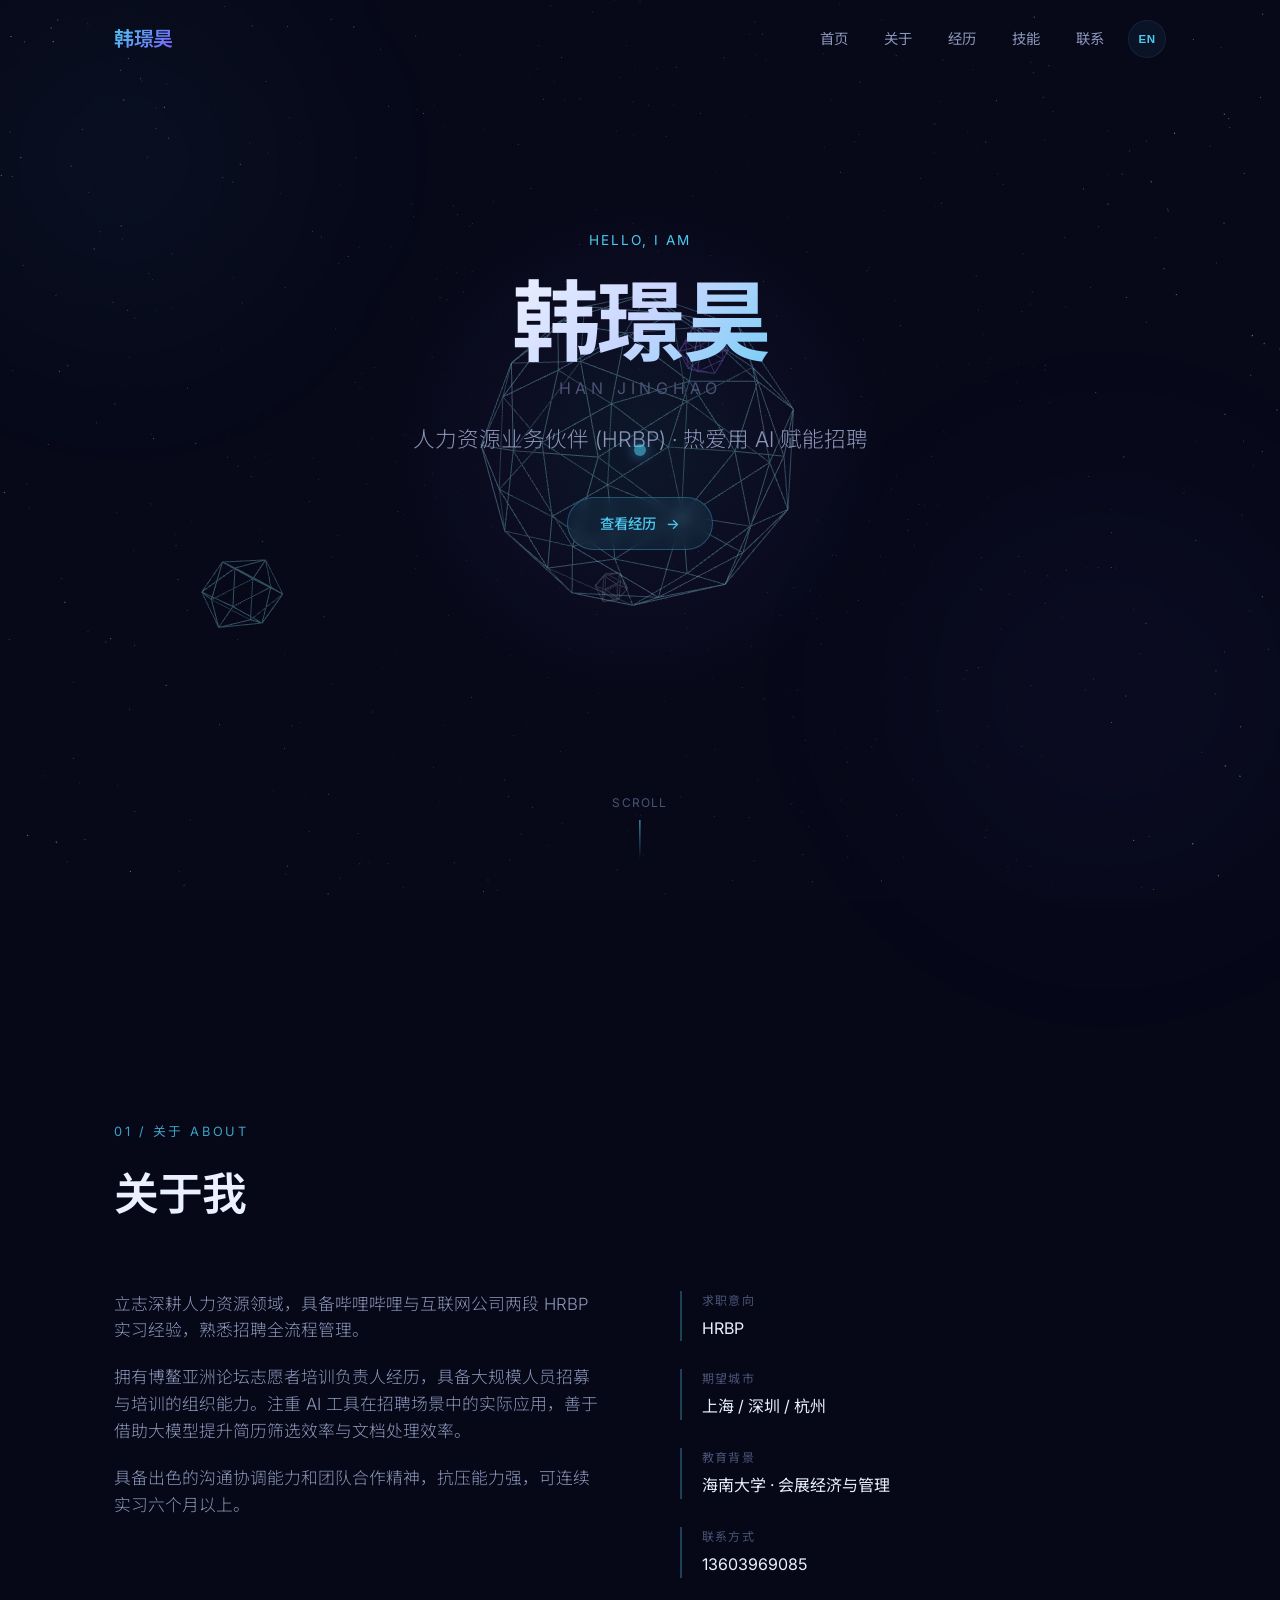
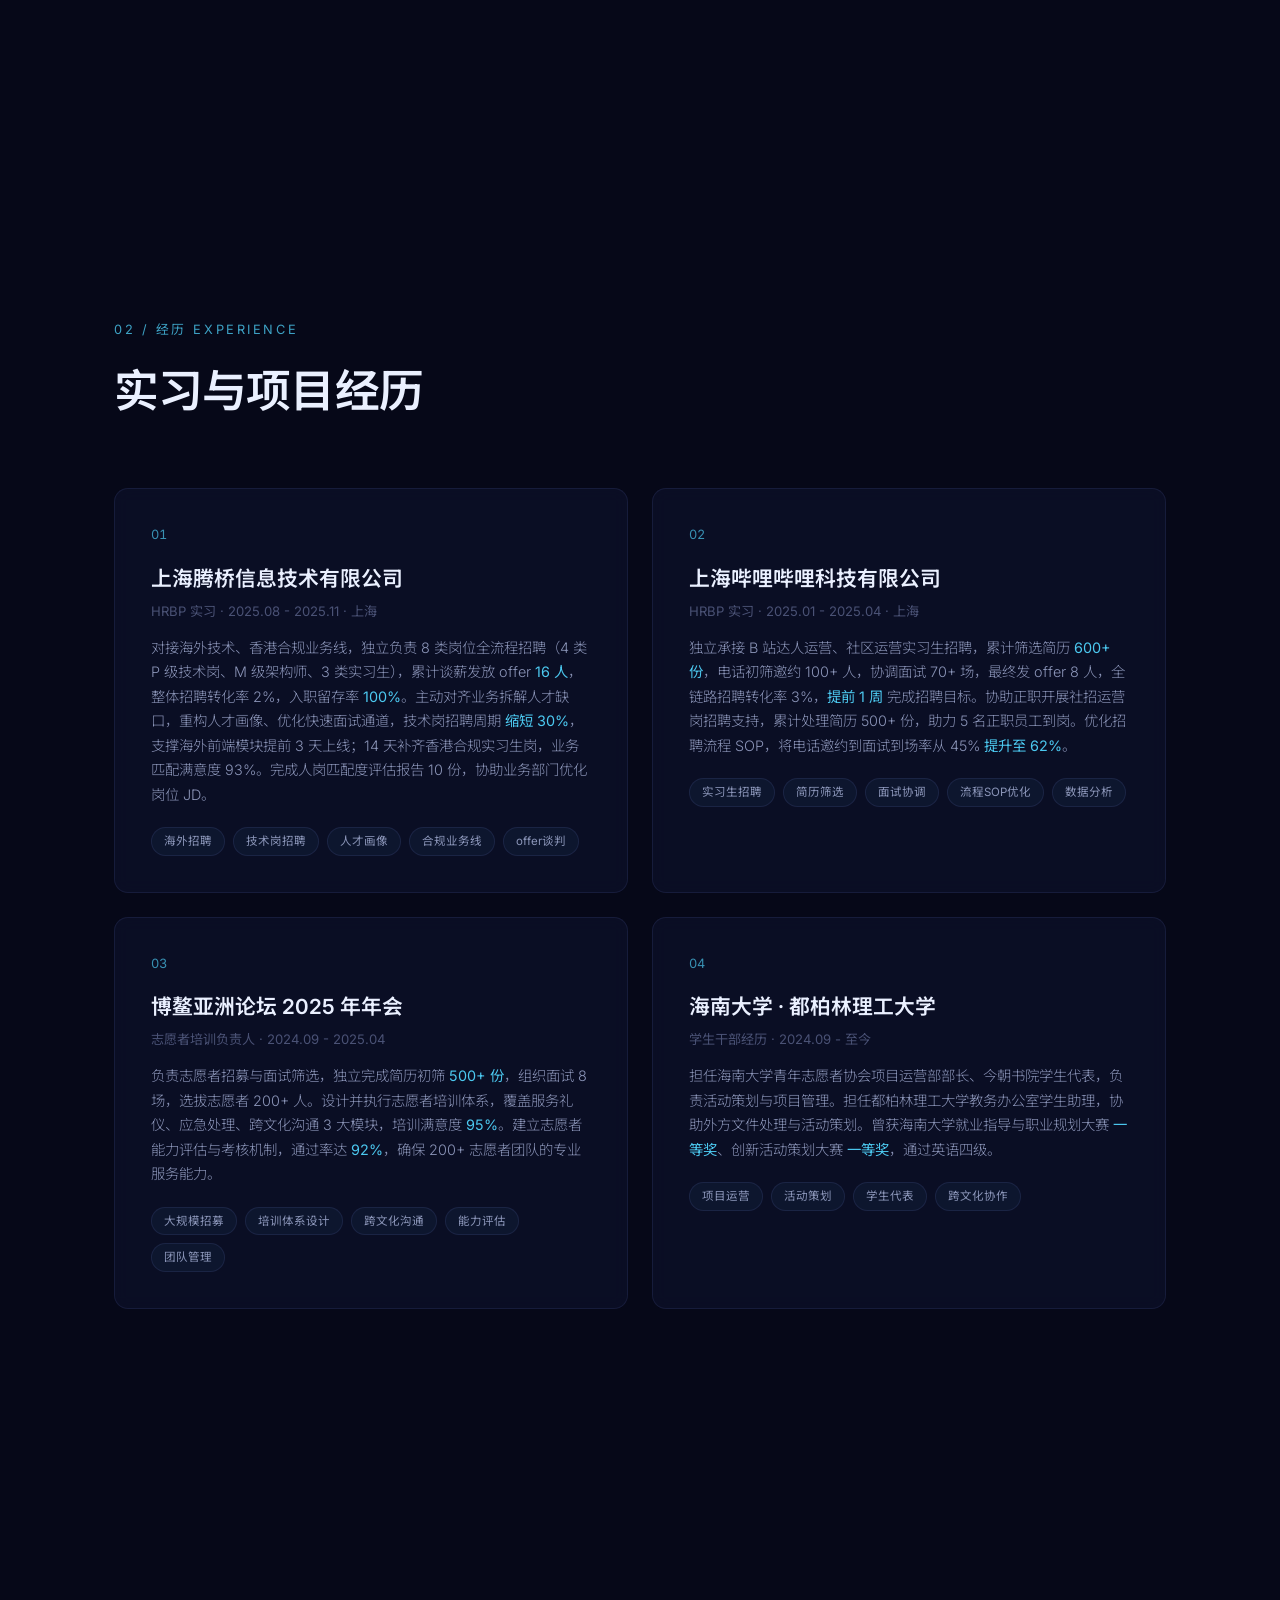
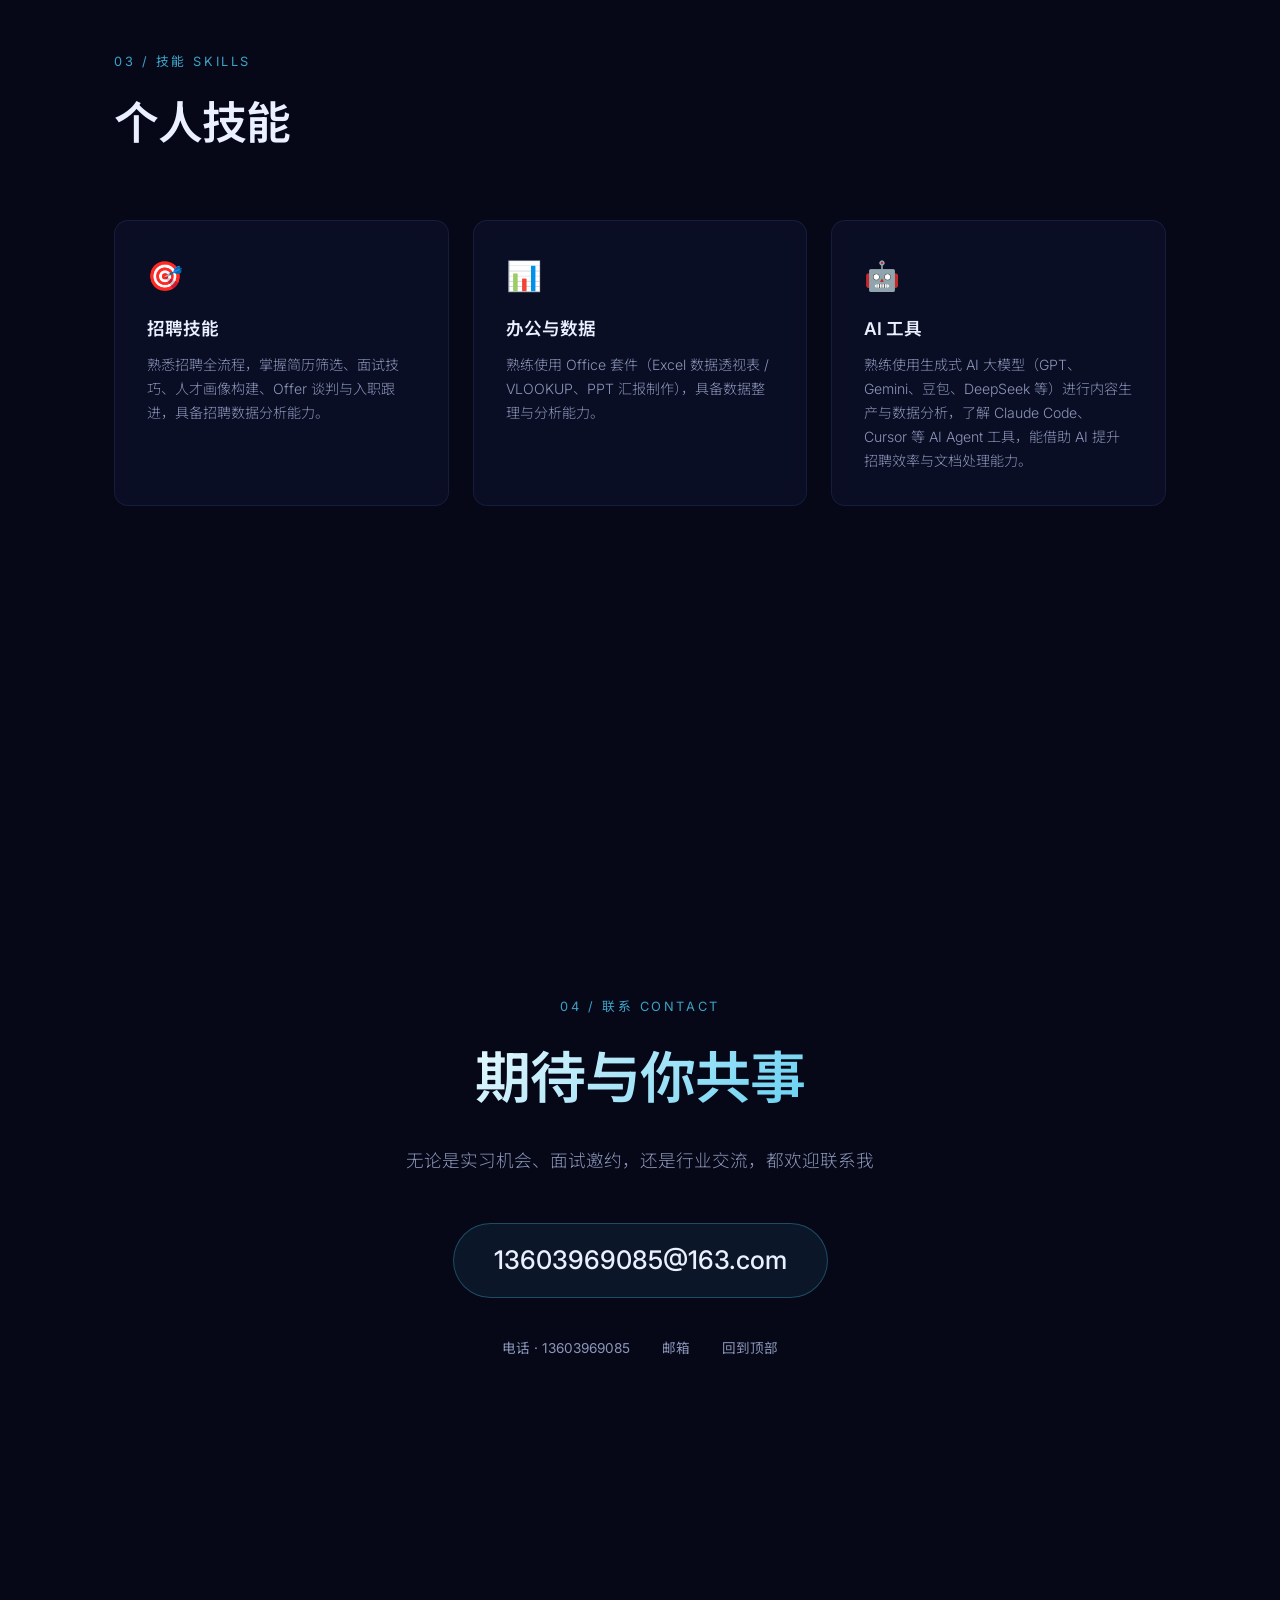
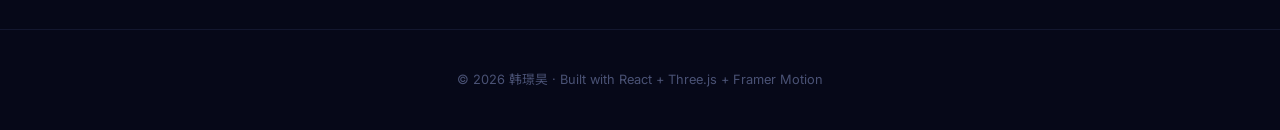
<file: index.html>
<!DOCTYPE html>
<html lang="zh-CN">
  <head>
    <meta charset="UTF-8" />
    <link rel="icon" type="image/svg+xml" href="./favicon.svg" />
    <meta name="viewport" content="width=device-width, initial-scale=1.0" />
    <title>韩璟昊 · HRBP 个人主页</title>
    <meta name="description" content="韩璟昊 — 人力资源业务伙伴 (HRBP)，具备哔哩哔哩与互联网公司实习经验，专注于 AI 赋能招聘。" />
    <link rel="preconnect" href="https://fonts.googleapis.com" />
    <link rel="preconnect" href="https://fonts.gstatic.com" crossorigin />
    <link
      href="https://fonts.googleapis.com/css2?family=Inter:wght@300;400;500;600;700&family=Noto+Sans+SC:wght@300;400;500;700&display=swap"
      rel="stylesheet"
    />
    <script type="module" crossorigin src="./assets/index-COh9N5oW.js"></script>
    <link rel="stylesheet" crossorigin href="./assets/index-BVA7RS7g.css">
  </head>
  <body>
    <div id="root"></div>
  </body>
</html>
</file>
<file: assets/index-BVA7RS7g.css>
*,*:before,*:after{margin:0;padding:0;box-sizing:border-box}:root{--bg: #060818;--bg-soft: #0d1124;--bg-deep: #030410;--text: #eaf0ff;--text-dim: #8b95b8;--text-faint: #4a5275;--accent: #4cc9f0;--accent-2: #7c5cfc;--accent-glow: rgba(76, 201, 240, .2);--accent-glow-2: rgba(124, 92, 252, .15);--border: rgba(140, 160, 255, .1);--border-hover: rgba(76, 201, 240, .3);--card-bg: rgba(20, 28, 60, .35);--card-hover: rgba(30, 40, 80, .5);--shadow-color: rgba(76, 92, 252, .12);--shadow-hover: rgba(76, 201, 240, .15);--radius: 14px;--max-width: 1100px;--font-sans: "Inter", "Noto Sans SC", -apple-system, BlinkMacSystemFont, sans-serif}html{scroll-behavior:smooth}body{background:var(--bg);color:var(--text);font-family:var(--font-sans);font-weight:400;line-height:1.6;overflow-x:hidden;-webkit-font-smoothing:antialiased;-moz-osx-font-smoothing:grayscale}a{color:inherit;text-decoration:none}ul{list-style:none}.container{max-width:var(--max-width);margin:0 auto;padding:0 24px}section{position:relative;min-height:100vh;display:flex;align-items:center;padding:120px 0}.canvas-wrapper{position:fixed;top:0;left:0;width:100vw;height:100vh;z-index:0;pointer-events:none}.canvas-wrapper canvas{display:block}.navbar{position:fixed;top:0;left:0;width:100%;z-index:100;padding:20px 0;transition:background .3s ease,backdrop-filter .3s ease,border-color .3s ease;border-bottom:1px solid transparent}.navbar.scrolled{background:#060818bf;backdrop-filter:blur(16px);-webkit-backdrop-filter:blur(16px);border-bottom:1px solid var(--border)}.navbar-inner{display:flex;justify-content:space-between;align-items:center}.navbar-right{display:flex;align-items:center;gap:24px}.lang-toggle{position:relative;width:38px;height:38px;border:1px solid var(--border);border-radius:50%;background:#4cc9f00f;color:var(--accent);font-size:.72rem;font-weight:600;letter-spacing:.05em;cursor:pointer;display:flex;align-items:center;justify-content:center;transition:all .25s ease;overflow:hidden}.lang-toggle:hover{border-color:var(--accent);background:#4cc9f026;box-shadow:0 0 16px #4cc9f033}.navbar-logo{font-size:1.25rem;font-weight:600;letter-spacing:-.02em;background:linear-gradient(135deg,var(--accent),var(--accent-2));-webkit-background-clip:text;background-clip:text;-webkit-text-fill-color:transparent}.navbar-links{display:flex;gap:36px}.navbar-links a{font-size:.9rem;color:var(--text-dim);transition:color .2s ease;position:relative}.navbar-links a:after{content:"";position:absolute;bottom:-4px;left:0;width:0;height:1px;background:linear-gradient(90deg,var(--accent),var(--accent-2));transition:width .3s ease}.navbar-links a:hover{color:var(--text)}.navbar-links a:hover:after{width:100%}@media (max-width: 640px){.navbar-links{gap:20px}.navbar-links a{font-size:.8rem}}.hero{text-align:center;padding-top:0}.hero-content{position:relative;z-index:2}.hero-greeting{font-size:.85rem;color:var(--accent);letter-spacing:.15em;text-transform:uppercase;margin-bottom:24px}.hero-name{font-size:clamp(2.5rem,8vw,5.5rem);font-weight:700;letter-spacing:-.03em;line-height:1.05;margin-bottom:8px;background:linear-gradient(135deg,#ffffff 0%,#c8d6ff 50%,var(--accent) 100%);-webkit-background-clip:text;background-clip:text;-webkit-text-fill-color:transparent}.hero-name-wrap{margin-bottom:20px}.hero-name-sub{display:block;font-size:clamp(.8rem,1.5vw,1rem);font-weight:400;letter-spacing:.3em;color:var(--text-faint);text-transform:uppercase;margin-top:4px}.hero-tagline{font-size:clamp(1rem,2.5vw,1.35rem);color:var(--text-dim);font-weight:300;max-width:520px;margin:0 auto 40px}.hero-cta{display:inline-flex;align-items:center;gap:10px;padding:14px 32px;border:1px solid var(--border-hover);border-radius:100px;font-size:.9rem;font-weight:500;transition:all .3s ease;background:#4cc9f014;color:var(--accent);backdrop-filter:blur(6px);-webkit-backdrop-filter:blur(6px)}.hero-cta:hover{background:var(--accent);color:var(--bg);border-color:var(--accent);transform:translateY(-2px);box-shadow:0 8px 30px var(--shadow-hover)}.hero-cta-arrow{transition:transform .3s ease}.hero-cta:hover .hero-cta-arrow{transform:translate(4px)}.section-label{font-size:.8rem;color:var(--accent);letter-spacing:.2em;text-transform:uppercase;margin-bottom:16px;opacity:.8}.section-title{font-size:clamp(1.8rem,4vw,2.8rem);font-weight:600;letter-spacing:-.02em;margin-bottom:60px}.about-grid{display:grid;grid-template-columns:1fr 1fr;gap:80px;align-items:start}.about-text p{color:var(--text-dim);font-size:1.05rem;font-weight:300;margin-bottom:20px}.about-info{display:flex;flex-direction:column;gap:28px}.about-info-item{border-left:2px solid var(--border-hover);padding-left:20px;transition:border-color .3s ease}.about-info-item:hover{border-left-color:var(--accent)}.about-info-item .label{font-size:.75rem;color:var(--text-faint);text-transform:uppercase;letter-spacing:.1em;margin-bottom:6px}.about-info-item .value{font-size:1rem;color:var(--text);font-weight:400}@media (max-width: 768px){.about-grid{grid-template-columns:1fr;gap:48px}}.projects-grid{display:grid;grid-template-columns:repeat(2,1fr);gap:24px}.project-card{background:var(--card-bg);border:1px solid var(--border);border-radius:var(--radius);padding:36px;transition:all .3s ease;cursor:pointer;position:relative;overflow:hidden;backdrop-filter:blur(8px);-webkit-backdrop-filter:blur(8px)}.project-card:before{content:"";position:absolute;top:0;left:0;width:100%;height:1px;background:linear-gradient(90deg,transparent,var(--accent),var(--accent-2),transparent);opacity:0;transition:opacity .4s ease}.project-card:after{content:"";position:absolute;top:-50%;right:-50%;width:200%;height:200%;background:radial-gradient(circle,var(--accent-glow) 0%,transparent 60%);opacity:0;transition:opacity .4s ease;pointer-events:none}.project-card:hover{background:var(--card-hover);border-color:var(--border-hover);transform:translateY(-6px);box-shadow:0 12px 40px var(--shadow-color)}.project-card:hover:before{opacity:1}.project-card:hover:after{opacity:1}.project-number{font-size:.8rem;color:var(--accent);margin-bottom:16px;font-variant-numeric:tabular-nums;opacity:.7}.project-title{font-size:1.3rem;font-weight:600;margin-bottom:6px}.project-subtitle{font-size:.82rem;color:var(--text-faint);margin-bottom:14px}.project-desc{font-size:.9rem;color:var(--text-dim);font-weight:300;margin-bottom:20px;line-height:1.7}.project-desc .highlight{color:var(--accent);font-weight:400}.project-tags{display:flex;flex-wrap:wrap;gap:8px}.project-tag{font-size:.72rem;color:var(--text-dim);padding:4px 12px;border:1px solid var(--border);border-radius:100px;font-weight:400;background:#4cc9f00d;transition:all .2s ease}.project-tag:hover{border-color:var(--border-hover);color:var(--accent)}@media (max-width: 640px){.projects-grid{grid-template-columns:1fr}}.skills-grid{display:grid;grid-template-columns:repeat(3,1fr);gap:24px}.skill-card{background:var(--card-bg);border:1px solid var(--border);border-radius:var(--radius);padding:32px;backdrop-filter:blur(8px);-webkit-backdrop-filter:blur(8px);transition:all .3s ease;position:relative;overflow:hidden}.skill-card:hover{border-color:var(--border-hover);transform:translateY(-4px);box-shadow:0 8px 30px var(--shadow-color)}.skill-icon{font-size:1.8rem;margin-bottom:16px;display:block}.skill-card h3{font-size:1.1rem;font-weight:600;margin-bottom:10px}.skill-card p{font-size:.88rem;color:var(--text-dim);font-weight:300;line-height:1.7}@media (max-width: 768px){.skills-grid{grid-template-columns:1fr}}.contact{text-align:center}.contact-title{font-size:clamp(2rem,5vw,3.5rem);font-weight:600;letter-spacing:-.02em;margin-bottom:24px;background:linear-gradient(135deg,#ffffff,var(--accent));-webkit-background-clip:text;background-clip:text;-webkit-text-fill-color:transparent}.contact-subtitle{font-size:1.1rem;color:var(--text-dim);font-weight:300;margin-bottom:48px}.contact-email{display:inline-block;font-size:clamp(1.1rem,3vw,1.6rem);font-weight:500;padding:16px 40px;border:1px solid var(--border-hover);border-radius:100px;background:#4cc9f014;backdrop-filter:blur(6px);-webkit-backdrop-filter:blur(6px);transition:all .3s ease;color:var(--text)}.contact-email:hover{background:var(--accent);color:var(--bg);border-color:var(--accent);box-shadow:0 8px 30px var(--shadow-hover)}.contact-socials{display:flex;justify-content:center;gap:32px;margin-top:40px}.contact-socials a{font-size:.85rem;color:var(--text-dim);transition:color .2s ease}.contact-socials a:hover{color:var(--accent)}.footer{position:relative;z-index:2;padding:40px 0;border-top:1px solid var(--border);text-align:center}.footer p{font-size:.8rem;color:var(--text-faint)}.scroll-indicator{position:absolute;bottom:40px;left:50%;transform:translate(-50%);display:flex;flex-direction:column;align-items:center;gap:8px;color:var(--text-faint);font-size:.75rem;letter-spacing:.1em}.scroll-indicator-line{width:1px;height:40px;background:linear-gradient(to bottom,var(--accent),transparent);animation:scrollLine 2s ease-in-out infinite}@keyframes scrollLine{0%,to{transform:scaleY(.3);transform-origin:top}50%{transform:scaleY(1);transform-origin:top}}.content-wrapper{position:relative;z-index:2}.ambient-glow{position:fixed;pointer-events:none;z-index:0;border-radius:50%;filter:blur(80px)}.ambient-glow-1{top:-10%;left:-10%;width:500px;height:500px;background:radial-gradient(circle,rgba(76,201,240,.06) 0%,transparent 70%)}.ambient-glow-2{bottom:-10%;right:-10%;width:600px;height:600px;background:radial-gradient(circle,rgba(124,92,252,.05) 0%,transparent 70%)}.mouse-glow{position:fixed;top:0;left:0;width:500px;height:500px;border-radius:50%;background:radial-gradient(circle,rgba(76,201,240,.08) 0%,rgba(124,92,252,.04) 40%,transparent 70%);pointer-events:none;z-index:1;will-change:transform;mix-blend-mode:screen}.mouse-dot{position:fixed;top:0;left:0;width:12px;height:12px;border-radius:50%;background:#4cc9f099;box-shadow:0 0 12px #4cc9f080,0 0 24px #7c5cfc4d;pointer-events:none;z-index:9999;will-change:transform}@media (hover: none) and (pointer: coarse){.mouse-glow,.mouse-dot{display:none}}.ripple-layer{position:fixed;top:0;left:0;width:100vw;height:100vh;pointer-events:none;z-index:9998;overflow:hidden}.click-ripple{position:fixed;width:10px;height:10px;margin:-5px 0 0 -5px;border-radius:50%;border:2px solid rgba(76,201,240,.5);pointer-events:none;animation:rippleExpand .7s cubic-bezier(.22,1,.36,1) forwards}@keyframes rippleExpand{0%{width:10px;height:10px;margin:-5px 0 0 -5px;opacity:.9;border-width:2px}to{width:200px;height:200px;margin:-100px 0 0 -100px;opacity:0;border-width:.5px}}button:active,.hero-cta:active,.contact-email:active,.lang-toggle:active{animation:btnShake .3s ease}@keyframes btnShake{0%{transform:scale(1)}20%{transform:scale(.94) rotate(-.5deg)}40%{transform:scale(.97) rotate(.5deg)}60%{transform:scale(1.02) rotate(-.3deg)}to{transform:scale(1)}}.project-card:active,.skill-card:active{transform:scale(.98)}.noise-overlay{position:fixed;top:0;left:0;width:100%;height:100%;z-index:1;pointer-events:none;opacity:.02;background-image:url("data:image/svg+xml,%3Csvg xmlns='http://www.w3.org/2000/svg' width='200' height='200'%3E%3Cfilter id='n'%3E%3CfeTurbulence type='fractalNoise' baseFrequency='0.9'/%3E%3C/filter%3E%3Crect width='100%25' height='100%25' filter='url(%23n)'/%3E%3C/svg%3E")}
</file>
